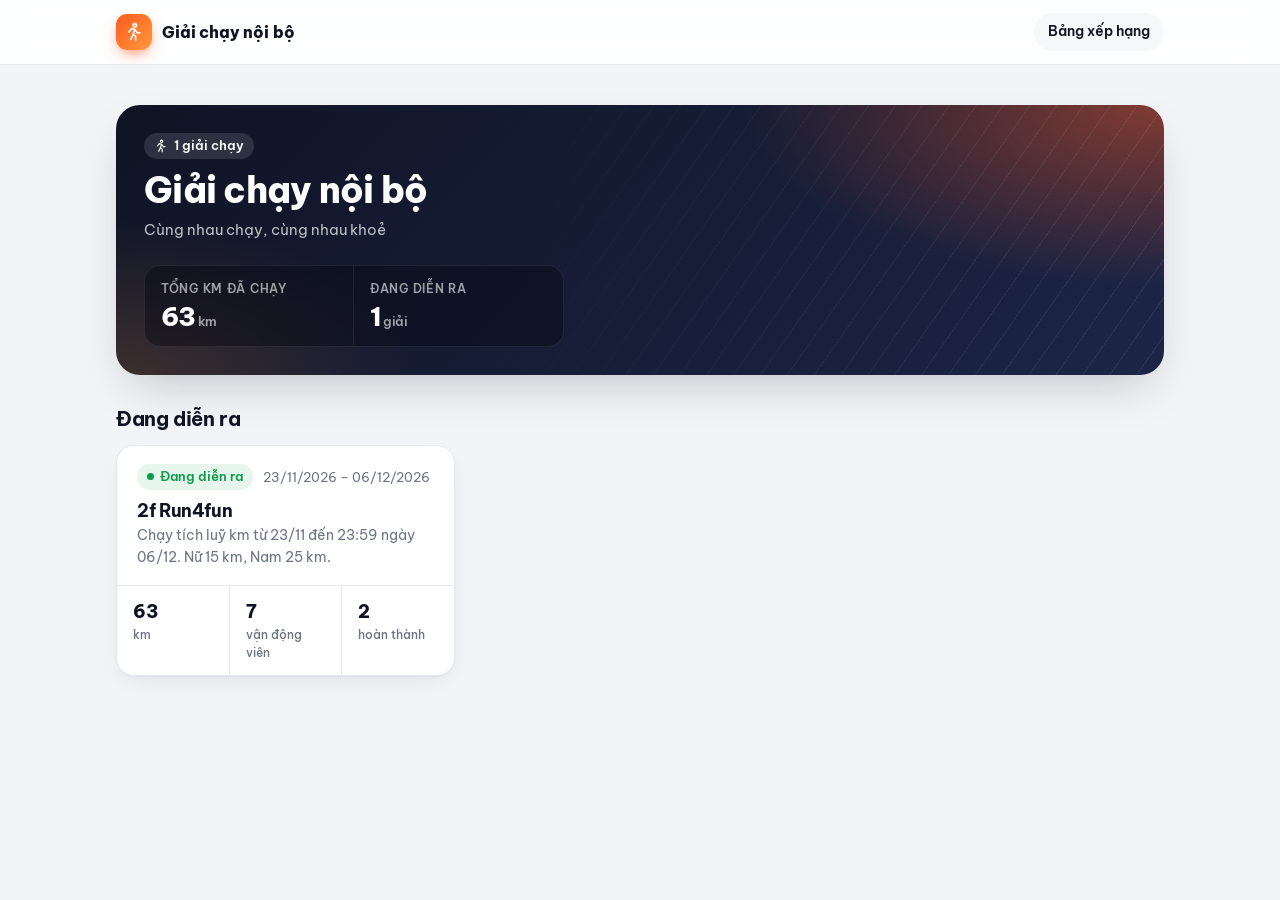
<file: index.html>
<!doctype html>
<html lang="vi">
<head>
  <meta charset="utf-8">
  <meta name="viewport" content="width=device-width, initial-scale=1, viewport-fit=cover">
  <meta name="theme-color" content="#0f1424">
  <title>Giải chạy nội bộ</title>
  <link rel="icon" href="data:image/svg+xml,<svg xmlns='http://www.w3.org/2000/svg' viewBox='0 0 100 100'><rect width='100' height='100' rx='24' fill='%23ff5a1f'/><text x='50' y='70' font-size='60' text-anchor='middle'>🏃</text></svg>">
  <link rel="preconnect" href="https://fonts.googleapis.com">
  <link rel="preconnect" href="https://fonts.gstatic.com" crossorigin>
  <link rel="stylesheet" href="https://fonts.googleapis.com/css2?family=Be+Vietnam+Pro:wght@400;500;600;700;800&display=swap">
  <link rel="stylesheet" href="assets/style.css?v=__V__">
</head>
<body>
  <header class="topbar">
    <div class="wrap">
      <a class="logo" href="#/"><span class="logo-mark" id="logo-mark"></span><span id="site-title">Giải chạy</span></a>
      <span class="spacer"></span>
      <nav class="topnav">
        <a href="#/" data-nav="home">Bảng xếp hạng</a>
      </nav>
    </div>
  </header>
  <main class="wrap" id="app">
    <div class="skeleton" style="height:220px;border-radius:24px"></div>
  </main>
  <script type="module" src="assets/app.js?v=__V__"></script>
</body>
</html>
</file>
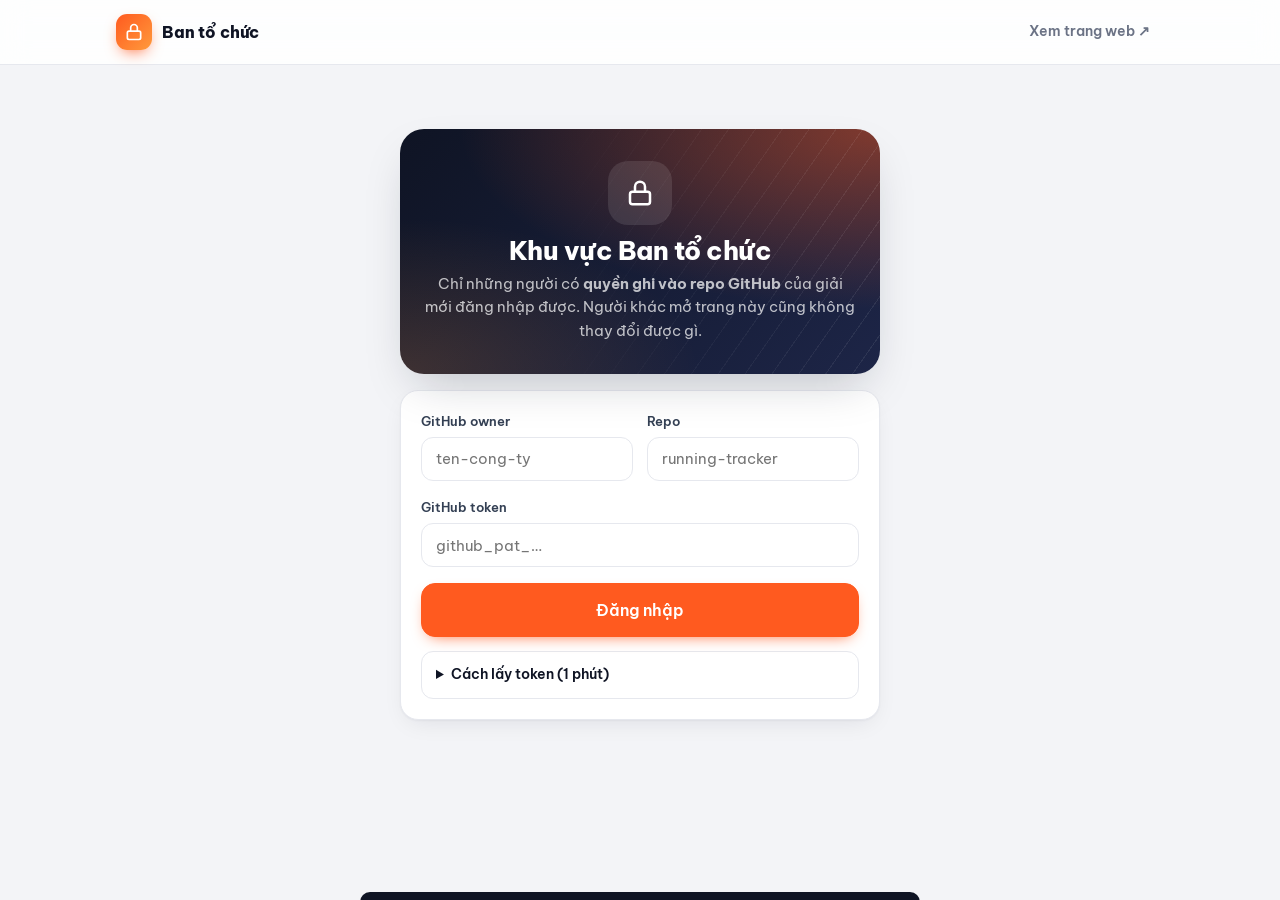
<file: admin.html>
<!doctype html>
<html lang="vi">
<head>
  <meta charset="utf-8">
  <meta name="viewport" content="width=device-width, initial-scale=1, viewport-fit=cover">
  <meta name="robots" content="noindex, nofollow">
  <meta name="theme-color" content="#0f1424">
  <title>Ban tổ chức</title>
  <link rel="icon" href="data:image/svg+xml,<svg xmlns='http://www.w3.org/2000/svg' viewBox='0 0 100 100'><rect width='100' height='100' rx='24' fill='%230f1424'/><text x='50' y='70' font-size='56' text-anchor='middle'>🔒</text></svg>">
  <link rel="preconnect" href="https://fonts.googleapis.com">
  <link rel="preconnect" href="https://fonts.gstatic.com" crossorigin>
  <link rel="stylesheet" href="https://fonts.googleapis.com/css2?family=Be+Vietnam+Pro:wght@400;500;600;700;800&display=swap">
  <link rel="stylesheet" href="assets/style.css?v=__V__">
  <style>
    .admin-head { display: flex; align-items: center; gap: 12px; flex-wrap: wrap; margin-bottom: 16px; }
    .admin-head h1 { font-size: 26px; }
    .tabs { position: sticky; top: 65px; z-index: 20; background: var(--bg); padding: 8px 0 12px; margin-bottom: 4px; }
    .tabs .seg { width: 100%; display: flex; }
    .tabs .seg button { flex: 1; display: inline-flex; align-items: center; justify-content: center; gap: 6px; }
    .tabs .seg svg { width: 16px; height: 16px; }
    .user-chip { display: inline-flex; align-items: center; gap: 8px; padding: 4px 4px 4px 4px; border-radius: 999px; background: var(--surface); border: 1px solid var(--line); font-weight: 600; font-size: 13.5px; }
    .user-chip img { width: 28px; height: 28px; border-radius: 50%; }
    .user-chip .btn { min-height: 28px; height: 28px; padding: 0 10px; border-radius: 999px; }

    .layout { display: grid; grid-template-columns: 260px minmax(0, 1fr); gap: 16px; align-items: start; }
    .ev-list { display: flex; flex-direction: column; gap: 8px; position: sticky; top: 130px; }
    .ev-item { text-align: left; border: 1px solid var(--line); background: var(--surface); border-radius: 14px; padding: 12px 14px; cursor: pointer; color: inherit; transition: 0.15s; }
    .ev-item:hover { border-color: color-mix(in srgb, var(--brand) 40%, var(--line)); }
    .ev-item.on { border-color: var(--brand); box-shadow: 0 0 0 3px color-mix(in srgb, var(--brand) 18%, transparent); }
    .ev-item b { display: block; font-size: 14.5px; }
    .ev-item .small { margin-top: 4px; display: flex; gap: 6px; align-items: center; flex-wrap: wrap; }
    @media (max-width: 860px) {
      .layout { grid-template-columns: 1fr; }
      .ev-list { position: static; flex-direction: row; overflow-x: auto; scroll-snap-type: x mandatory; padding: 2px 2px 6px; margin: 0; }
      .ev-list > * { flex: none; scroll-snap-align: start; }
      .ev-item { width: 220px; }
      .ev-list .btn { width: auto; align-self: stretch; height: auto; }
      .ev-item { padding: 10px 12px; }
    }
    .ed-head { display: flex; gap: 10px; align-items: center; flex-wrap: wrap; margin-bottom: 16px; }
    .ed-head h2 { margin: 0; flex: 1; min-width: 0; }
    @media (max-width: 560px) {
      .admin-head h1 { font-size: 22px; flex-basis: 100%; }
      .ed-head h2 { flex-basis: 100%; font-size: 19px; }
      .tabs .seg button { padding: 0 8px; font-size: 13.5px; }
    }

    .sec { padding: 0; overflow: hidden; }
    .sec + .sec { margin-top: 14px; }
    .sec-head { display: flex; gap: 12px; align-items: flex-start; padding: 16px 20px; border-bottom: 1px solid var(--line); }
    .sec-head .ic { width: 36px; height: 36px; border-radius: 11px; display: grid; place-items: center; background: var(--brand-soft); color: var(--brand-ink); flex: none; }
    .sec-head .ic svg { width: 18px; height: 18px; }
    .sec-head p { margin: 2px 0 0; font-size: 13px; color: var(--muted); }
    .sec-body { padding: 18px 20px 20px; }
    @media (max-width: 560px) { .sec-head, .sec-body { padding-left: 16px; padding-right: 16px; } }

    .grid { display: grid; gap: 14px; }
    .g2 { grid-template-columns: repeat(2, minmax(0, 1fr)); }
    .g3 { grid-template-columns: repeat(3, minmax(0, 1fr)); }
    .g4 { grid-template-columns: repeat(auto-fit, minmax(130px, 1fr)); }
    @media (max-width: 640px) { .g2, .g3 { grid-template-columns: 1fr; } }
    label.field { display: block; min-width: 0; }
    label.field > span { display: block; font-size: 13px; font-weight: 600; margin-bottom: 6px; color: var(--ink-2); }
    .hint { font-size: 12.5px; color: var(--muted); margin-top: 6px; }
    .checks { display: flex; flex-wrap: wrap; gap: 8px; }
    .checks label { display: inline-flex; gap: 8px; align-items: center; padding: 0 14px; min-height: 42px; border: 1px solid var(--line); border-radius: 12px; cursor: pointer; font-weight: 600; font-size: 14px; background: var(--surface); }
    .checks label:has(input:checked) { border-color: var(--brand); background: var(--brand-soft); color: var(--brand-ink); }
    .opt { display: flex; gap: 12px; align-items: flex-start; padding: 12px 0; cursor: pointer; }
    .opt + .opt { border-top: 1px solid var(--line); }
    .opt input { margin-top: 3px; }
    .opt b { display: block; font-size: 14.5px; }
    .opt span { font-size: 13px; color: var(--muted); }

    /* responsive table */
    .rt { width: 100%; border-collapse: collapse; }
    .rt th { text-align: left; font-size: 12px; text-transform: uppercase; letter-spacing: 0.04em; color: var(--muted); font-weight: 700; padding: 8px 10px; border-bottom: 1px solid var(--line); white-space: nowrap; }
    .rt td { padding: 8px 10px; border-bottom: 1px solid var(--line); vertical-align: middle; }
    .rt tr:last-child td { border-bottom: 0; }
    .rt input, .rt select { min-height: 40px; }
    .rt-wrap { margin: 0 -10px; }
    .scroll-y { max-height: 460px; overflow: auto; }
    @media (max-width: 720px) {
      .rt-wrap { margin: 0; }
      .rt thead { display: none; }
      .rt, .rt tbody, .rt tr, .rt td { display: block; width: 100%; }
      .rt tr { border: 1px solid var(--line); border-radius: 14px; padding: 6px 12px; margin-bottom: 10px; background: var(--surface); }
      .rt td { border: 0; padding: 6px 0; display: flex; align-items: center; gap: 12px; width: 100% !important; }
      .rt td[data-label]::before { content: attr(data-label); flex: 0 0 96px; font-size: 12.5px; font-weight: 600; color: var(--muted); }
      .rt td > :not(.chip) { flex: 1; min-width: 0; }
      .rt td.actions { justify-content: flex-end; }
      .rt td.actions > * { flex: none; }
      .scroll-y { max-height: none; }
    }

    .savebar {
      position: fixed; left: 50%; bottom: calc(16px + env(safe-area-inset-bottom)); transform: translate(-50%, 140%);
      display: flex; align-items: center; gap: 12px; padding: 10px 10px 10px 18px; border-radius: 18px;
      background: var(--ink); color: var(--surface); box-shadow: var(--shadow-lg); z-index: 40; transition: transform 0.25s ease;
      width: min(560px, calc(100vw - 24px));
    }
    .savebar.show { transform: translate(-50%, 0); }
    .savebar .msg { flex: 1; font-weight: 600; font-size: 14px; display: flex; align-items: center; gap: 8px; }
    .savebar .dot { color: var(--brand-2); }
    .savebar .btn-ghost { color: var(--surface); }
    .savebar .btn-ghost:hover { background: rgba(255, 255, 255, 0.1); }

    .gate { max-width: 480px; margin: 24px auto 0; }
    .gate .hero { text-align: center; padding: 32px 24px; }
    .gate .lock { width: 64px; height: 64px; margin: 0 auto 6px; border-radius: 20px; display: grid; place-items: center; background: rgba(255, 255, 255, 0.1); }
    .gate .lock svg { width: 30px; height: 30px; }
    details.how { margin-top: 14px; border: 1px solid var(--line); border-radius: 12px; padding: 0 14px; }
    details.how summary { cursor: pointer; font-weight: 600; font-size: 14px; padding: 12px 0; }
    details.how ol { margin: 0 0 14px; padding-left: 20px; font-size: 14px; display: flex; flex-direction: column; gap: 6px; }
    main.wrap { padding-bottom: 140px; }
  </style>
</head>
<body>
  <header class="topbar">
    <div class="wrap">
      <a class="logo" href="./"><span class="logo-mark" id="logo-mark"></span><span>Ban tổ chức</span></a>
      <span class="spacer"></span>
      <nav class="topnav"><a href="./" id="viewSite" style="display:inline-flex">Xem trang web ↗</a></nav>
    </div>
  </header>
  <main class="wrap" id="admin"><div class="skeleton" style="height:300px;margin-top:24px"></div></main>
  <div class="savebar" id="savebar"></div>
  <script type="module" src="assets/admin.js?v=__V__"></script>
</body>
</html>
</file>
<file: assets/style.css>
/* ============ Tokens ============ */
:root {
  --bg: #f3f4f7;
  --surface: #ffffff;
  --surface-2: #f7f8fa;
  --ink: #0f1424;
  --ink-2: #344054;
  --muted: #6b7385;
  --line: #e6e8ee;
  --brand: #ff5a1f;
  --brand-2: #ff9a3c;
  --brand-ink: #c2410c;
  --brand-soft: #fff1ea;
  --ok: #109a4c;
  --ok-soft: #e6f6ed;
  --bad: #e0393c;
  --bad-soft: #fff0f0;
  --bad-line: #f9c9ca;
  --warn: #b26b00;
  --warn-soft: #fff5dd;
  --gold: #f2b01e;
  --silver: #a3adbd;
  --bronze: #d07a3c;
  --hero-1: #0f1424;
  --hero-2: #1d2547;
  --radius: 18px;
  --radius-sm: 12px;
  --shadow-sm: 0 1px 2px rgba(16, 24, 40, 0.05);
  --shadow: 0 1px 2px rgba(16, 24, 40, 0.04), 0 8px 24px -8px rgba(16, 24, 40, 0.1);
  --shadow-lg: 0 20px 48px -16px rgba(16, 24, 40, 0.25);
  color-scheme: light;
}
@media (prefers-color-scheme: dark) {
  :root:not([data-theme='light']) {
    --bg: #0b0e17;
    --surface: #141927;
    --surface-2: #1a2030;
    --ink: #eef0f5;
    --ink-2: #c9cedb;
    --muted: #8b93a7;
    --line: #262d40;
    --brand-soft: #36190d;
    --brand-ink: #ff9a6b;
    --ok: #3ccf7e;
    --ok-soft: #0f2a1c;
    --bad: #ff6b6e;
    --bad-soft: #2d1416;
    --bad-line: #5b2226;
    --warn: #f5b942;
    --warn-soft: #2e230c;
    --hero-1: #0d1120;
    --hero-2: #1a2244;
    --shadow-sm: none;
    --shadow: 0 0 0 1px rgba(255, 255, 255, 0.02);
    color-scheme: dark;
  }
}

/* ============ Base ============ */
* { box-sizing: border-box; }
html { -webkit-text-size-adjust: 100%; }
html, body { margin: 0; }
body {
  background: var(--bg);
  color: var(--ink);
  font: 15px/1.55 'Be Vietnam Pro', -apple-system, BlinkMacSystemFont, 'Segoe UI', Roboto, sans-serif;
  -webkit-font-smoothing: antialiased;
  min-height: 100vh;
  overflow-x: hidden;
}
a { color: inherit; }
:where(svg[viewBox='0 0 24 24']) { width: 1.15em; height: 1.15em; vertical-align: -0.2em; flex: none; }
img { max-width: 100%; }
button { font: inherit; }
.num, .tnum { font-variant-numeric: tabular-nums; }
.wrap { max-width: 1080px; margin: 0 auto; padding: 0 16px; }
.muted { color: var(--muted); }
.small { font-size: 13px; }
.mt { margin-top: 16px; }
.mt-lg { margin-top: 28px; }
.mb { margin-bottom: 16px; }
.row { display: flex; gap: 10px; align-items: center; flex-wrap: wrap; }
.grow { flex: 1; min-width: 0; }
.sr-only { position: absolute; width: 1px; height: 1px; overflow: hidden; clip: rect(0 0 0 0); }
h1, h2, h3 { letter-spacing: -0.02em; line-height: 1.2; }
h1 { font-size: clamp(24px, 5vw, 36px); margin: 0; font-weight: 800; }
h2 { font-size: 20px; margin: 0 0 12px; font-weight: 700; }
h3 { font-size: 16px; margin: 0; font-weight: 700; }

/* ============ Top bar ============ */
.topbar {
  position: sticky; top: 0; z-index: 30;
  background: color-mix(in srgb, var(--surface) 85%, transparent);
  backdrop-filter: saturate(1.6) blur(14px);
  -webkit-backdrop-filter: saturate(1.6) blur(14px);
  border-bottom: 1px solid var(--line);
}
.topbar .wrap { display: flex; align-items: center; gap: 12px; height: 64px; }
.logo { display: flex; align-items: center; gap: 10px; font-weight: 800; font-size: 16px; text-decoration: none; min-width: 0; letter-spacing: -0.01em; }
.logo span:last-child { overflow: hidden; text-overflow: ellipsis; white-space: nowrap; }
.logo-mark {
  flex: none; width: 36px; height: 36px; border-radius: 11px; display: grid; place-items: center;
  background: linear-gradient(135deg, var(--brand), var(--brand-2)); color: #fff;
  box-shadow: 0 6px 16px -6px var(--brand);
}
.logo-mark svg { width: 20px; height: 20px; }
.topbar .spacer { flex: 1; }
.topnav { display: flex; gap: 6px; align-items: center; }
.topnav a { text-decoration: none; padding: 8px 14px; border-radius: 999px; color: var(--muted); font-weight: 600; font-size: 14px; white-space: nowrap; }
.topnav a:hover { color: var(--ink); background: var(--surface-2); }
.topnav a.active { color: var(--ink); background: var(--surface-2); }
.topnav a.cta { background: var(--ink); color: var(--surface); }
.topnav a.cta:hover { opacity: 0.9; }


main.wrap { padding-top: 40px; padding-bottom: 80px; }
@media (max-width: 720px) { main.wrap { padding-top: 24px; } }

/* ============ Buttons / inputs ============ */
.btn {
  display: inline-flex; align-items: center; justify-content: center; gap: 8px;
  min-height: 42px; padding: 0 16px; border-radius: 12px;
  border: 1px solid var(--line); background: var(--surface); color: var(--ink);
  font-weight: 600; font-size: 14px; cursor: pointer; text-decoration: none; white-space: nowrap;
  transition: background 0.15s, border-color 0.15s, transform 0.05s;
}
.btn:hover { border-color: color-mix(in srgb, var(--ink) 25%, transparent); }
.btn:active { transform: translateY(1px); }
.btn:disabled { opacity: 0.5; cursor: not-allowed; }
.btn-primary { background: var(--brand); border-color: var(--brand); color: #fff; box-shadow: 0 6px 16px -8px var(--brand); }
.btn-primary:hover { border-color: var(--brand); filter: brightness(1.05); }
.btn-dark { background: var(--ink); border-color: var(--ink); color: var(--surface); }
.btn-ghost { background: transparent; border-color: transparent; }
.btn-ghost:hover { background: var(--surface-2); border-color: transparent; }
.btn-danger { color: var(--bad); }
.btn-danger:hover { border-color: var(--bad); }
.btn-sm { min-height: 34px; padding: 0 12px; font-size: 13px; border-radius: 10px; }
.btn-lg { min-height: 54px; padding: 0 24px; font-size: 16px; border-radius: 14px; }
.btn-block { width: 100%; }
.btn-strava { background: #fc4c02; border-color: #fc4c02; color: #fff; box-shadow: 0 10px 24px -10px #fc4c02; }
.btn-icon { width: 38px; padding: 0; min-height: 38px; }
.btn svg { width: 17px; height: 17px; flex: none; }
.btn-sm svg { width: 15px; height: 15px; }

input, select, textarea {
  font: inherit; font-size: 15px; color: var(--ink); background: var(--surface);
  border: 1px solid var(--line); border-radius: 12px; padding: 0 14px; min-height: 44px; width: 100%;
  transition: border-color 0.15s, box-shadow 0.15s;
}
textarea { padding: 12px 14px; min-height: 120px; resize: vertical; }

/* Dropdown: tự vẽ mũi tên, cách lề phải 14px */
select {
  -webkit-appearance: none; -moz-appearance: none; appearance: none; cursor: pointer;
  padding-right: 44px; font-weight: 500; text-overflow: ellipsis;
  background-image: url("data:image/svg+xml,%3Csvg xmlns='http://www.w3.org/2000/svg' viewBox='0 0 24 24' fill='none' stroke='%238b93a7' stroke-width='2.2' stroke-linecap='round' stroke-linejoin='round'%3E%3Cpath d='m6 9 6 6 6-6'/%3E%3C/svg%3E");
  background-repeat: no-repeat; background-position: right 14px center; background-size: 18px 18px;
}
select:hover { border-color: color-mix(in srgb, var(--ink) 25%, transparent); }
select::-ms-expand { display: none; }
input[type='date'] { padding-right: 12px; }
input[type='date']::-webkit-calendar-picker-indicator { cursor: pointer; opacity: 0.55; padding: 4px; margin-right: 2px; border-radius: 6px; }
input[type='date']::-webkit-calendar-picker-indicator:hover { opacity: 1; background-color: var(--surface-2); }

/* Dropdown có icon phía trước */
.select { position: relative; display: inline-flex; align-items: center; }
.select > svg { position: absolute; left: 14px; width: 17px; height: 17px; color: var(--muted); pointer-events: none; }
.select select { padding-left: 40px; }
.select .pre { position: absolute; left: 40px; font-size: 14px; color: var(--muted); pointer-events: none; font-weight: 500; }
input:focus, select:focus, textarea:focus { outline: none; border-color: var(--brand); box-shadow: 0 0 0 4px color-mix(in srgb, var(--brand) 18%, transparent); }
input[readonly] { background: var(--surface-2); color: var(--muted); }
input[type='checkbox'], input[type='radio'] { width: 18px; height: 18px; min-height: 0; accent-color: var(--brand); margin: 0; flex: none; }
.search { position: relative; }
.search input { padding-left: 40px; }
.search svg { position: absolute; left: 13px; top: 50%; transform: translateY(-50%); width: 18px; height: 18px; color: var(--muted); }

/* ============ Cards ============ */
.card { background: var(--surface); border: 1px solid var(--line); border-radius: var(--radius); box-shadow: var(--shadow); padding: 20px; }
.card-head { display: flex; align-items: center; gap: 10px; margin-bottom: 14px; flex-wrap: wrap; }
@media (max-width: 560px) { .card { padding: 16px; border-radius: 16px; } }

/* ============ Chips / badges ============ */
.chip {
  display: inline-flex; align-items: center; gap: 6px; padding: 4px 10px; border-radius: 999px;
  font-size: 12.5px; font-weight: 600; background: var(--surface-2); color: var(--ink-2); white-space: nowrap; line-height: 1.4;
}
.chip svg { width: 14px; height: 14px; }
.chip-ok { background: var(--ok-soft); color: var(--ok); }
.chip-bad { background: var(--bad-soft); color: var(--bad); }
.chip-warn { background: var(--warn-soft); color: var(--warn); }
.chip-brand { background: var(--brand-soft); color: var(--brand-ink); }
.chip-glass { background: rgba(255, 255, 255, 0.12); color: #fff; backdrop-filter: blur(6px); }
.dot { width: 7px; height: 7px; border-radius: 50%; background: currentColor; display: inline-block; }
.live .dot { animation: pulse 1.6s infinite; }
@keyframes pulse { 0%, 100% { opacity: 1; } 50% { opacity: 0.3; } }

/* ============ Hero ============ */
.hero {
  position: relative; overflow: hidden; color: #fff; border-radius: 24px; padding: 28px;
  background:
    radial-gradient(700px 300px at 100% 0%, rgba(255, 90, 31, 0.45), transparent 60%),
    radial-gradient(500px 260px at 0% 100%, rgba(255, 154, 60, 0.18), transparent 60%),
    linear-gradient(135deg, var(--hero-1), var(--hero-2));
  box-shadow: var(--shadow-lg);
}
.hero::after {
  content: ''; position: absolute; inset: 0; pointer-events: none; opacity: 0.08;
  background-image: repeating-linear-gradient(-55deg, #fff 0 1px, transparent 1px 22px);
  mask-image: linear-gradient(90deg, transparent 30%, #000);
}
.hero > * { position: relative; z-index: 1; }
.hero h1 { color: #fff; margin: 10px 0 6px; }
.hero .lead { color: rgba(255, 255, 255, 0.72); margin: 0; max-width: 620px; }
.hero-stats {
  display: grid; grid-template-columns: repeat(4, 1fr); margin-top: 24px; border-radius: 16px; overflow: hidden;
  background: rgba(8, 11, 22, 0.45); border: 1px solid rgba(255, 255, 255, 0.08);
}
/* Đường kẻ giữa các ô: viền ngoài bị overflow cắt nên chỉ còn đường kẻ bên trong, đúng với 2 hay 4 cột */
.hero-stat { padding: 14px 16px; box-shadow: -1px -1px 0 rgba(255, 255, 255, 0.08); min-width: 0; }
.hero-stat .k { font-size: 12px; text-transform: uppercase; letter-spacing: 0.06em; color: rgba(255, 255, 255, 0.6); font-weight: 600; }
.hero-stat .v { font-size: 26px; font-weight: 800; letter-spacing: -0.02em; font-variant-numeric: tabular-nums; line-height: 1.2; margin-top: 2px; }
.hero-stat .v small { font-size: 13px; font-weight: 600; color: rgba(255, 255, 255, 0.6); margin-left: 2px; }
.hero-stat .bar { margin-top: 8px; height: 4px; background: rgba(255, 255, 255, 0.15); border-radius: 4px; overflow: hidden; }
.hero-stat .bar i { display: block; height: 100%; background: linear-gradient(90deg, var(--brand), var(--brand-2)); border-radius: 4px; }
@media (max-width: 720px) {
  .hero { padding: 22px 18px; border-radius: 20px; }
  .hero-stats { grid-template-columns: repeat(2, 1fr); margin-top: 18px; }
  .hero-stat .v { font-size: 22px; }
}

.back { display: inline-flex; align-items: center; gap: 6px; color: var(--muted); text-decoration: none; margin: 0 0 16px -8px; padding: 6px 12px 6px 8px; border-radius: 10px; font-weight: 600; font-size: 14px; transition: 0.15s; }
.back:hover { background: var(--surface); }
.back:hover { color: var(--ink); }
.back svg { width: 18px; height: 18px; }

/* ============ Rules strip ============ */
.rules { display: flex; gap: 8px; flex-wrap: wrap; margin: 16px 0 0; }

/* ============ Event cards (home) ============ */
.events { display: grid; grid-template-columns: repeat(auto-fill, minmax(min(100%, 320px), 1fr)); gap: 16px; }
.event-card {
  display: flex; flex-direction: column; text-decoration: none; padding: 0; overflow: hidden;
  transition: transform 0.15s, box-shadow 0.15s;
}
.event-card:hover { transform: translateY(-3px); box-shadow: var(--shadow-lg); }
.event-card .top { padding: 18px 20px 16px; }
.event-card h3 { font-size: 18px; margin-top: 10px; }
.event-card .desc { color: var(--muted); font-size: 14px; margin: 4px 0 0; display: -webkit-box; -webkit-line-clamp: 2; -webkit-box-orient: vertical; overflow: hidden; }
.event-card .meta { display: grid; grid-template-columns: repeat(3, 1fr); border-top: 1px solid var(--line); margin-top: auto; }
.event-card .meta div { padding: 12px 16px; font-size: 12px; color: var(--muted); font-weight: 500; }
.event-card .meta div + div { border-left: 1px solid var(--line); }
.event-card .meta b { display: block; font-size: 18px; color: var(--ink); font-weight: 800; font-variant-numeric: tabular-nums; }
.event-card.featured { grid-column: 1 / -1; }

.section-title { display: flex; align-items: center; gap: 10px; margin: 32px 0 14px; }
.section-title h2 { margin: 0; }

/* ============ Progress ============ */
.bar { height: 8px; background: var(--surface-2); border-radius: 999px; overflow: hidden; box-shadow: inset 0 0 0 1px var(--line); }
.bar > i { display: block; height: 100%; border-radius: 999px; background: linear-gradient(90deg, var(--brand), var(--brand-2)); transition: width 0.6s ease; }
.bar.done > i { background: linear-gradient(90deg, #0f9b4b, #34d17c); }
.bar.lg { height: 12px; }

.ring { position: relative; flex: none; }
.ring svg { display: block; transform: rotate(-90deg); }
.ring .track { stroke: var(--surface-2); }
.ring .val { stroke: url(#ringGrad); stroke-linecap: round; transition: stroke-dashoffset 0.8s ease; }
.ring.done .val { stroke: var(--ok); }
.ring .label { position: absolute; inset: 0; display: grid; place-items: center; text-align: center; line-height: 1.1; }
.ring .label b { font-size: 26px; font-weight: 800; letter-spacing: -0.02em; }
.ring .label span { font-size: 11px; color: var(--muted); font-weight: 600; text-transform: uppercase; letter-spacing: 0.06em; }

/* ============ Podium ============ */
.podium { display: grid; grid-template-columns: 1fr 1.12fr 1fr; gap: 12px; align-items: end; margin-top: 24px; }
.pod {
  text-decoration: none; text-align: center; background: var(--surface); border: 1px solid var(--line);
  border-radius: var(--radius); padding: 18px 12px 16px; box-shadow: var(--shadow); position: relative; min-width: 0;
  transition: transform 0.15s;
}
.pod:hover { transform: translateY(-3px); }
.pod .medal {
  position: absolute; top: -14px; left: 50%; transform: translateX(-50%);
  width: 30px; height: 30px; border-radius: 50%; display: grid; place-items: center;
  font-weight: 800; font-size: 14px; color: #fff; border: 3px solid var(--surface);
}
.pod-1 { padding-top: 26px; padding-bottom: 22px; border-color: color-mix(in srgb, var(--gold) 50%, var(--line)); background: linear-gradient(180deg, color-mix(in srgb, var(--gold) 12%, var(--surface)), var(--surface) 60%); }
.pod-1 .medal { background: var(--gold); width: 36px; height: 36px; top: -18px; }
.pod-2 .medal { background: var(--silver); }
.pod-3 .medal { background: var(--bronze); }
.pod .avatar { margin: 0 auto 8px; }
.pod-1 .avatar { box-shadow: 0 0 0 3px var(--gold); }
.pod-2 .avatar { box-shadow: 0 0 0 3px var(--silver); }
.pod-3 .avatar { box-shadow: 0 0 0 3px var(--bronze); }
.pod .name { font-weight: 700; font-size: 14px; white-space: nowrap; overflow: hidden; text-overflow: ellipsis; }
.pod .km { font-size: 22px; font-weight: 800; letter-spacing: -0.02em; font-variant-numeric: tabular-nums; }
.pod-1 .km { font-size: 26px; }
.pod .km small { font-size: 12px; color: var(--muted); font-weight: 600; }
.pod .sub { font-size: 12px; color: var(--muted); }
@media (max-width: 560px) {
  .podium { gap: 8px; }
  .pod { padding: 16px 6px 12px; }
  .pod-1 { padding-top: 22px; }
  .pod .km { font-size: 17px; }
  .pod-1 .km { font-size: 20px; }
  .pod .name { font-size: 12.5px; }
}

/* ============ Toolbar ============ */
.toolbar { display: flex; gap: 10px; align-items: center; flex-wrap: wrap; margin-bottom: 14px; }
.toolbar .search { flex: 1; min-width: 180px; max-width: 320px; }
.toolbar .select { flex: none; }
.toolbar .select select { width: auto; min-width: 210px; font-weight: 600; }
@media (max-width: 560px) {
  .toolbar .search { max-width: none; flex-basis: 100%; }
  .toolbar .select { flex: 1; }
  .toolbar .select select { width: 100%; min-width: 0; }
}
.seg { display: inline-flex; background: var(--surface-2); border: 1px solid var(--line); border-radius: 12px; padding: 3px; gap: 2px; overflow-x: auto; max-width: 100%; }
.seg button { border: 0; background: transparent; font-weight: 600; font-size: 14px; padding: 0 14px; min-height: 36px; border-radius: 9px; color: var(--muted); cursor: pointer; white-space: nowrap; }
.seg button.on { background: var(--surface); color: var(--ink); box-shadow: var(--shadow-sm), 0 0 0 1px var(--line); }

/* ============ Leaderboard ============ */
.lb { display: flex; flex-direction: column; gap: 8px; }
.lb-row {
  display: grid; grid-template-columns: 44px minmax(0, 1fr) minmax(160px, 260px) 112px; gap: 14px; align-items: center;
  padding: 12px 16px; background: var(--surface); border: 1px solid var(--line); border-radius: 16px;
  text-decoration: none; transition: border-color 0.15s, transform 0.1s, box-shadow 0.15s;
}
.lb-row:hover { border-color: color-mix(in srgb, var(--brand) 45%, var(--line)); box-shadow: var(--shadow); }
.lb-rank { font-weight: 800; font-size: 16px; text-align: center; color: var(--muted); font-variant-numeric: tabular-nums; }
.lb-rank.r1, .lb-rank.r2, .lb-rank.r3 { width: 32px; height: 32px; border-radius: 50%; display: grid; place-items: center; color: #fff; margin: 0 auto; font-size: 14px; }
.lb-rank.r1 { background: var(--gold); } .lb-rank.r2 { background: var(--silver); } .lb-rank.r3 { background: var(--bronze); }
.lb-person { display: flex; align-items: center; gap: 12px; min-width: 0; }
.lb-name { font-weight: 700; white-space: nowrap; overflow: hidden; text-overflow: ellipsis; }
.lb-sub { font-size: 12.5px; color: var(--muted); display: flex; gap: 6px; flex-wrap: wrap; align-items: center; margin-top: 1px; }
.lb-sub .sep::before { content: '·'; }
.lb-progress { display: flex; align-items: center; gap: 10px; }
.lb-progress .bar { flex: 1; }
.lb-pct { font-weight: 800; font-size: 14px; min-width: 46px; text-align: right; font-variant-numeric: tabular-nums; }
.lb-pct.done { color: var(--ok); }
.lb-km { text-align: right; line-height: 1.2; }
.lb-km b { font-size: 18px; font-weight: 800; letter-spacing: -0.02em; font-variant-numeric: tabular-nums; }
.lb-km span { display: block; font-size: 12px; color: var(--muted); font-weight: 500; }
@media (max-width: 720px) {
  .lb-row {
    grid-template-columns: 34px minmax(0, 1fr) auto;
    grid-template-areas: 'rank person km' 'rank progress progress';
    gap: 8px 12px; padding: 12px 14px;
  }
  .lb-rank { grid-area: rank; align-self: start; margin-top: 6px !important; }
  .lb-person { grid-area: person; }
  .lb-km { grid-area: km; }
  .lb-progress { grid-area: progress; }
  .lb-km b { font-size: 17px; }
}

/* ============ Avatar ============ */
.avatar { border-radius: 50%; object-fit: cover; flex: none; background: var(--surface-2); display: block; }
.avatar-fallback {
  display: grid; place-items: center; font-weight: 700; color: #fff; letter-spacing: 0.02em;
  background: linear-gradient(135deg, var(--a1, #ff7a45), var(--a2, #ff5a1f));
}

/* ============ Athlete page ============ */
.profile { display: grid; grid-template-columns: auto 1fr auto; gap: 20px; align-items: center; }
.profile .avatar { box-shadow: 0 0 0 4px rgba(255, 255, 255, 0.15); }
.profile h1 { margin: 0 0 8px; }
.profile .km-big { font-size: 15px; color: rgba(255, 255, 255, 0.7); margin-top: 10px; }
.profile .km-big b { font-size: 30px; color: #fff; font-weight: 800; letter-spacing: -0.02em; }
.hero .ring .track { stroke: rgba(255, 255, 255, 0.12); }
.hero .ring .label span { color: rgba(255, 255, 255, 0.6); }
.pace-note { margin-top: 10px; font-size: 13px; font-weight: 600; }
.pace-note.ahead { color: #6ee7a1; }
.pace-note.behind { color: #ffc27a; }
@media (max-width: 720px) {
  .profile { grid-template-columns: auto 1fr; }
  .profile .ring { grid-column: 1 / -1; justify-self: center; order: 3; }
  .profile .avatar { width: 56px !important; height: 56px !important; }
}

.stats { display: grid; grid-template-columns: repeat(4, 1fr); gap: 12px; }
@media (max-width: 720px) { .stats { grid-template-columns: repeat(2, 1fr); gap: 10px; } }
.stat { background: var(--surface); border: 1px solid var(--line); border-radius: 16px; padding: 14px 16px; box-shadow: var(--shadow-sm); }
.stat .k { font-size: 12.5px; color: var(--muted); font-weight: 600; display: flex; align-items: center; gap: 6px; }
.stat .k svg { width: 15px; height: 15px; }
.stat .v { font-size: 24px; font-weight: 800; letter-spacing: -0.02em; font-variant-numeric: tabular-nums; margin-top: 2px; }
.stat .v small { font-size: 13px; font-weight: 600; color: var(--muted); margin-left: 2px; }
.stat.bad .v { color: var(--bad); }

/* chart */
.chart { display: flex; align-items: flex-end; gap: 3px; height: 150px; padding-top: 8px; border-bottom: 1px dashed var(--line); }
.chart .col { flex: 1; min-width: 0; height: 100%; display: flex; align-items: flex-end; position: relative; }
.chart .col i { display: block; width: 100%; border-radius: 6px 6px 2px 2px; background: linear-gradient(180deg, var(--brand-2), var(--brand)); min-height: 3px; transition: opacity 0.15s; }
.chart .col.zero i { background: var(--line); min-height: 3px; height: 3px !important; }
.chart .col.future i { background: transparent; border: 1px dashed var(--line); height: 3px !important; }
.chart .col:hover i { opacity: 0.75; }
.chart .col:hover::after {
  content: attr(data-tip); position: absolute; bottom: calc(100% + 6px); left: 50%; transform: translateX(-50%);
  background: var(--ink); color: var(--surface); font-size: 12px; font-weight: 600; padding: 4px 8px; border-radius: 8px; white-space: nowrap; z-index: 2;
}
.chart-x { display: flex; justify-content: space-between; font-size: 11.5px; color: var(--muted); margin-top: 6px; font-weight: 500; }

/* activities */
.acts { display: flex; flex-direction: column; gap: 8px; }
.act {
  display: grid; grid-template-columns: 56px minmax(0, 1fr) auto auto; gap: 14px; align-items: center;
  padding: 12px 14px; border-radius: 14px; border: 1px solid var(--line); background: var(--surface);
}
.act-date { text-align: center; background: var(--surface-2); border-radius: 12px; padding: 6px 0; line-height: 1.1; }
.act-date b { display: block; font-size: 20px; font-weight: 800; }
.act-date span { font-size: 11px; color: var(--muted); font-weight: 600; text-transform: uppercase; }
.act-name { font-weight: 700; text-decoration: none; display: inline-flex; gap: 6px; align-items: center; max-width: 100%; }
.act-name span { overflow: hidden; text-overflow: ellipsis; white-space: nowrap; }
a.act-name:hover span { text-decoration: underline; }
.act-name svg { width: 14px; height: 14px; color: var(--muted); flex: none; }
.act-meta { font-size: 12.5px; color: var(--muted); margin-top: 2px; }
.act-reasons { display: flex; flex-wrap: wrap; gap: 6px; margin-top: 8px; }
.act-reasons .chip { white-space: normal; }
.act-stats { display: flex; gap: 18px; text-align: right; }
.act-stats div { line-height: 1.15; min-width: 54px; }
.act-stats b { font-size: 17px; font-weight: 800; font-variant-numeric: tabular-nums; letter-spacing: -0.01em; }
.act-stats span { display: block; font-size: 11.5px; color: var(--muted); font-weight: 600; }
.act-side { display: flex; flex-direction: column; gap: 6px; align-items: flex-end; }
.act.invalid { background: var(--bad-soft); border-color: var(--bad-line); box-shadow: inset 4px 0 0 var(--bad); }
.act.invalid .act-date { background: color-mix(in srgb, var(--bad) 12%, transparent); color: var(--bad); }
.act.invalid .act-name, .act.invalid .act-stats b { color: var(--bad); }
.act.invalid .pace-bad { text-decoration: underline wavy; text-underline-offset: 4px; }
@media (max-width: 720px) {
  .act { grid-template-columns: 48px minmax(0, 1fr); grid-template-areas: 'date main' 'date stats' 'side side'; gap: 8px 12px; }
  .act-date { grid-area: date; align-self: start; }
  .act-main { grid-area: main; }
  .act-stats { grid-area: stats; justify-content: flex-start; text-align: left; gap: 20px; }
  .act-side { grid-area: side; flex-direction: row; justify-content: flex-start; flex-wrap: wrap; }
  .act-side:empty { display: none; }
  .act-date b { font-size: 18px; }
}

.switch { display: inline-flex; align-items: center; gap: 8px; font-size: 13.5px; font-weight: 600; cursor: pointer; color: var(--ink-2); }

/* ============ Join ============ */
.join { max-width: 520px; margin: 8px auto 0; }
.join .hero { text-align: center; padding: 32px 24px; }
.join .hero .big-icon { width: 64px; height: 64px; margin: 0 auto; border-radius: 20px; display: grid; place-items: center; background: linear-gradient(135deg, var(--brand), var(--brand-2)); box-shadow: 0 12px 30px -10px var(--brand); }
.join .hero .big-icon svg { width: 34px; height: 34px; color: #fff; }
.steps { list-style: none; padding: 0; margin: 0; display: flex; flex-direction: column; gap: 14px; counter-reset: s; }
.steps li { display: flex; gap: 12px; align-items: flex-start; counter-increment: s; font-size: 14.5px; }
.steps li::before {
  content: counter(s); flex: none; width: 26px; height: 26px; border-radius: 50%; background: var(--brand-soft); color: var(--brand-ink);
  display: grid; place-items: center; font-weight: 800; font-size: 13px;
}
.pick-label { font-size: 13px; font-weight: 600; color: var(--muted); margin-bottom: 8px; }
.event-pick { display: flex; flex-direction: column; gap: 8px; }
.event-pick label {
  display: flex; align-items: center; gap: 12px; padding: 12px 14px; border-radius: 14px;
  border: 1.5px solid var(--line); cursor: pointer; transition: 0.15s;
}
.event-pick input { position: absolute; opacity: 0; pointer-events: none; }
.event-pick .ep-main { flex: 1; min-width: 0; display: flex; flex-direction: column; }
.event-pick label:has(input:checked) { border-color: var(--brand); background: var(--brand-soft); }
.event-pick label:has(input:checked)::before { content: '✓'; }
.event-pick label::before {
  content: ''; flex: none; width: 22px; height: 22px; border-radius: 50%; border: 1.5px solid var(--line);
  display: grid; place-items: center; font-size: 13px; font-weight: 800; color: #fff; background: var(--surface);
}
.event-pick label:has(input:checked)::before { background: var(--brand); border-color: var(--brand); }
.group-pick { display: grid; grid-template-columns: repeat(auto-fit, minmax(110px, 1fr)); gap: 8px; }
.group-pick label {
  display: flex; align-items: center; justify-content: center; gap: 8px; min-height: 50px; border-radius: 14px;
  border: 1.5px solid var(--line); cursor: pointer; font-weight: 700; transition: 0.15s;
}
.group-pick input { position: absolute; opacity: 0; pointer-events: none; }
.group-pick label:has(input:checked) { border-color: var(--brand); background: var(--brand-soft); color: var(--brand-ink); }

/* ============ Misc ============ */
.empty { text-align: center; padding: 48px 16px; color: var(--muted); }
.empty .icon { width: 56px; height: 56px; border-radius: 18px; display: grid; place-items: center; margin: 0 auto 12px; background: var(--surface-2); color: var(--muted); }
.empty .icon svg { width: 28px; height: 28px; }
.empty h2 { color: var(--ink); margin-bottom: 6px; }

.notice { padding: 12px 14px; border-radius: 12px; background: var(--warn-soft); color: var(--warn); font-size: 14px; display: flex; gap: 10px; align-items: flex-start; }
.notice svg { width: 18px; height: 18px; flex: none; margin-top: 2px; }
.notice.info { background: var(--brand-soft); color: var(--ink-2); }
.notice.ok { background: var(--ok-soft); color: var(--ok); }
.notice.bad { background: var(--bad-soft); color: var(--bad); }

.skeleton { height: 64px; border-radius: 16px; background: linear-gradient(90deg, var(--surface) 0%, var(--surface-2) 50%, var(--surface) 100%); background-size: 200% 100%; animation: sk 1.2s infinite; border: 1px solid var(--line); }
@keyframes sk { to { background-position: -200% 0; } }

.toast {
  position: fixed; left: 50%; bottom: calc(24px + env(safe-area-inset-bottom)); transform: translate(-50%, 20px);
  background: var(--ink); color: var(--surface); padding: 12px 18px; border-radius: 14px; opacity: 0; pointer-events: none;
  transition: 0.2s; z-index: 100; max-width: calc(100vw - 32px); font-weight: 600; font-size: 14px; white-space: pre-line; box-shadow: var(--shadow-lg);
}
.toast.show { opacity: 1; transform: translate(-50%, 0); }
.toast.err { background: var(--bad); color: #fff; }

footer { color: var(--muted); font-size: 13px; text-align: center; padding: 8px 16px 32px; }
footer a { color: var(--muted); }

.fade-in { animation: fade 0.25s ease; }
@keyframes fade { from { opacity: 0; transform: translateY(6px); } to { opacity: 1; transform: none; } }

@media (prefers-reduced-motion: reduce) {
  *, *::before, *::after { animation: none !important; transition: none !important; }
}
</file>
